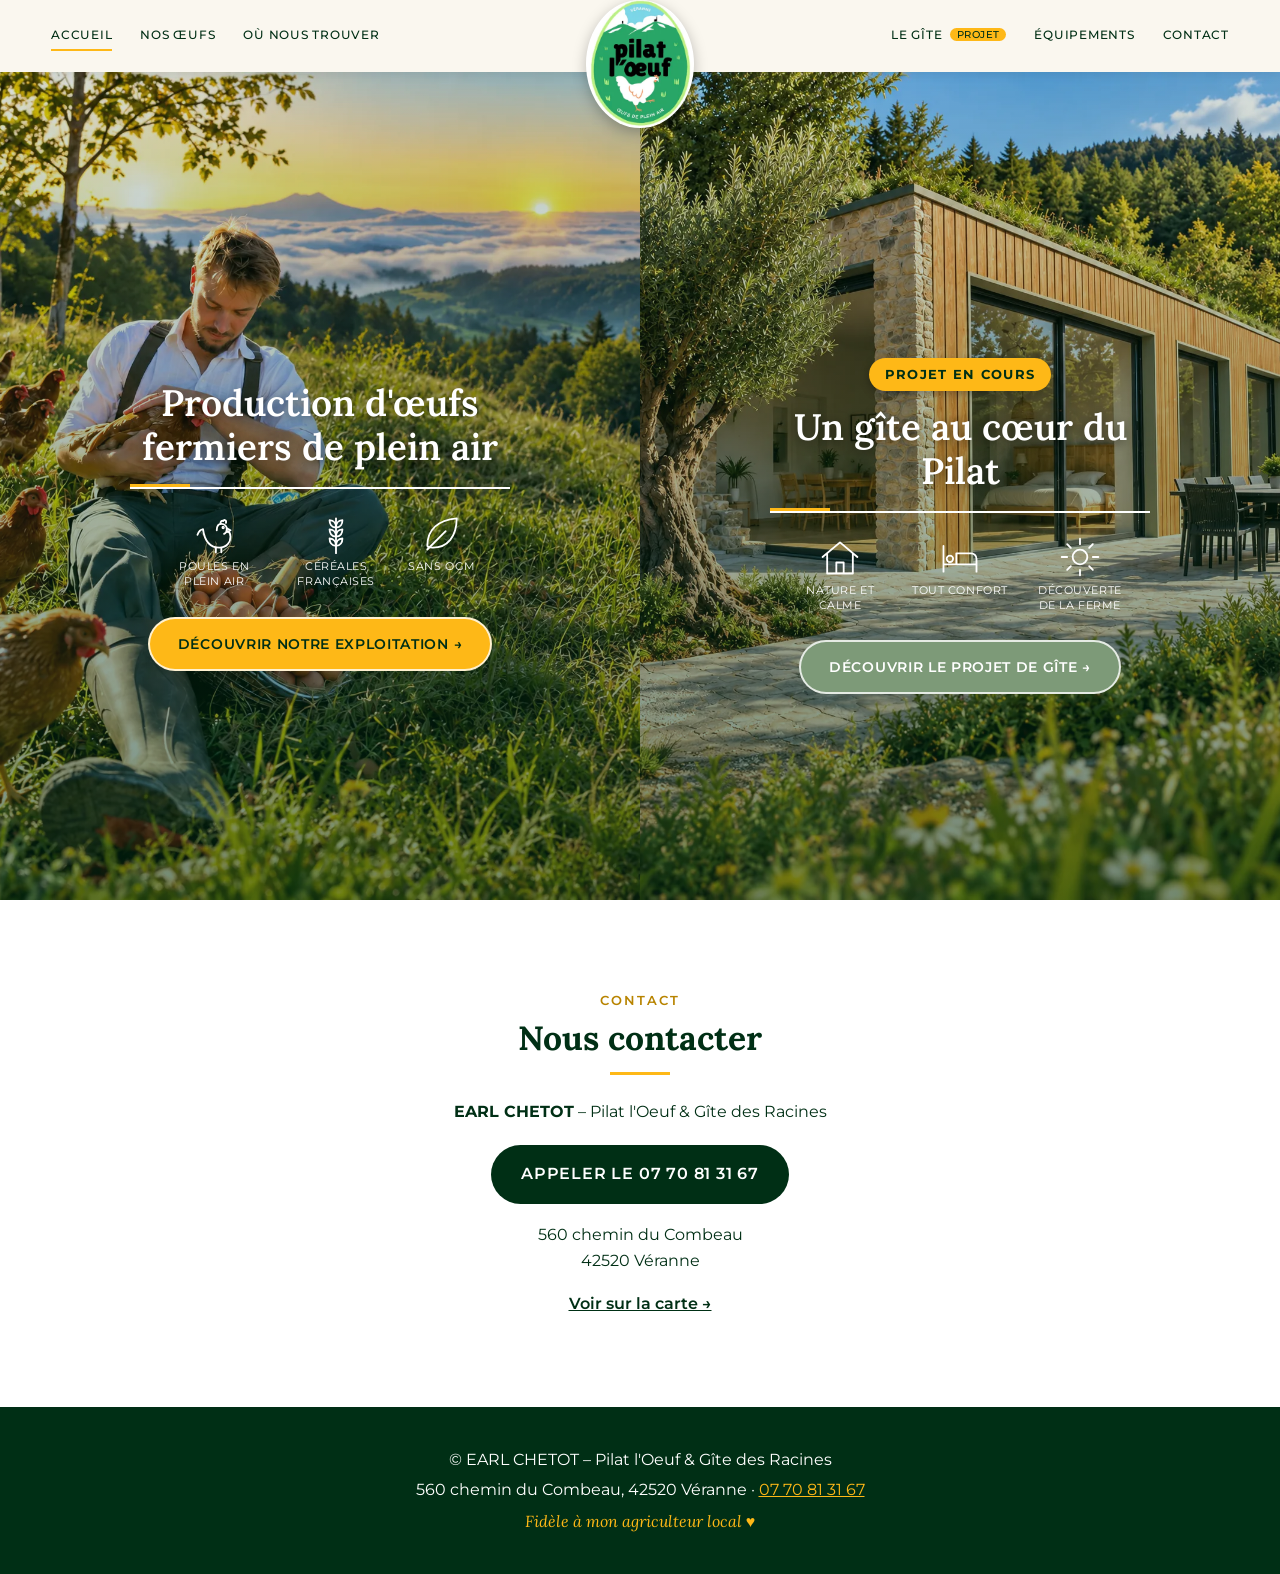
<file: index.html>
<!DOCTYPE html>
<html lang="fr">
<head>
<meta charset="utf-8">
<meta name="viewport" content="width=device-width, initial-scale=1">
<title>Pilat l'Oeuf, œufs fermiers plein air &amp; Gîte des Racines | Véranne (42)</title>
<meta name="description" content="Pilat l'Oeuf : œufs fermiers de poules élevées en plein air, vendus à la ferme à Véranne (Pilat). Gîte des Racines : projet de gîte agritouristique face au Mont Blanc.">
<meta name="author" content="EARL Chetot">
<meta name="robots" content="index, follow, max-image-preview:large">
<meta name="theme-color" content="#002F15">
<link rel="canonical" href="https://rapatatasse.github.io/chetot/">
<link rel="icon" type="image/png" sizes="32x32" href="img/icon-32.png">
<link rel="apple-touch-icon" href="img/icon-180.png">
<meta property="og:type" content="website">
<meta property="og:locale" content="fr_FR">
<meta property="og:site_name" content="Pilat l'Oeuf &amp; Gîte des Racines">
<meta property="og:title" content="Pilat l'Oeuf, œufs fermiers plein air &amp; Gîte des Racines | Véranne (42)">
<meta property="og:description" content="Pilat l'Oeuf : œufs fermiers de poules élevées en plein air, vendus à la ferme à Véranne (Pilat). Gîte des Racines : projet de gîte agritouristique face au Mont Blanc.">
<meta property="og:url" content="https://rapatatasse.github.io/chetot/">
<meta property="og:image" content="https://rapatatasse.github.io/chetot/img/og-image.jpg">
<meta property="og:image:width" content="1200">
<meta property="og:image:height" content="630">
<meta name="twitter:card" content="summary_large_image">
<meta name="twitter:title" content="Pilat l'Oeuf, œufs fermiers plein air &amp; Gîte des Racines | Véranne (42)">
<meta name="twitter:description" content="Pilat l'Oeuf : œufs fermiers de poules élevées en plein air, vendus à la ferme à Véranne (Pilat). Gîte des Racines : projet de gîte agritouristique face au Mont Blanc.">
<meta name="twitter:image" content="https://rapatatasse.github.io/chetot/img/og-image.jpg">
<link rel="preload" as="image" href="img/homepoules-800.webp" media="(max-width:860px)">
<link rel="preload" as="image" href="img/homepoules.webp" media="(min-width:861px)">
<link rel="preconnect" href="https://fonts.googleapis.com">
<link rel="preconnect" href="https://fonts.gstatic.com" crossorigin>
<link href="https://fonts.googleapis.com/css2?family=Lora:wght@400;600&family=Montserrat:wght@400;500;600&display=swap" rel="stylesheet">
<link rel="stylesheet" href="style.css">
<script type="application/ld+json">
{"@context":"https://schema.org","@graph":[{"@type":"WebSite","url":"https://rapatatasse.github.io/chetot/","name":"Pilat l'Oeuf & Gîte des Racines","inLanguage":"fr-FR"},{"@type":"Farm","@id":"https://rapatatasse.github.io/chetot/#elevage","name":"Pilat l'Oeuf","legalName":"EARL CHETOT","url":"https://rapatatasse.github.io/chetot/oeufs.html","image":"https://rapatatasse.github.io/chetot/img/eleveur.webp","logo":"https://rapatatasse.github.io/chetot/img/logo.webp","telephone":"+33770813167","address":{"@type":"PostalAddress","streetAddress":"560 chemin du Combeau","postalCode":"42520","addressLocality":"Véranne","addressRegion":"Loire","addressCountry":"FR"},"description":"Élevage de poules pondeuses en plein air, sans OGM, céréales françaises, label HVE. Vente directe d'œufs à la ferme.","areaServed":"Pilat, Loire (42)","openingHoursSpecification":[{"@type":"OpeningHoursSpecification","dayOfWeek":"Thursday","opens":"15:00","closes":"19:00"}]},{"@type":"LodgingBusiness","@id":"https://rapatatasse.github.io/chetot/#gite","name":"Gîte des Racines (en projet)","url":"https://rapatatasse.github.io/chetot/gite.html","image":"https://rapatatasse.github.io/chetot/img/gite-matin.webp","telephone":"+33770813167","address":{"@type":"PostalAddress","streetAddress":"560 chemin du Combeau","postalCode":"42520","addressLocality":"Véranne","addressRegion":"Loire","addressCountry":"FR"},"description":"Projet de gîte agritouristique semi-enterré face au Mont Blanc, 2 chambres, 4 lits, 8 personnes, dans le Parc naturel régional du Pilat.","numberOfRooms":2,"amenityFeature":[{"@type":"LocationFeatureSpecification","name":"Wi-Fi","value":true},{"@type":"LocationFeatureSpecification","name":"Parking","value":true},{"@type":"LocationFeatureSpecification","name":"Lave-vaisselle","value":true},{"@type":"LocationFeatureSpecification","name":"Lave-linge","value":true},{"@type":"LocationFeatureSpecification","name":"Draps fournis","value":true}],"parentOrganization":{"@id":"https://rapatatasse.github.io/chetot/#elevage"}}]}
</script>
</head>
<body>
<svg width="0" height="0" style="position:absolute" aria-hidden="true"><defs>
<symbol id="i-hen" viewBox="0 0 48 48"><path d="M12 20c2 14 8 20 18 20 8 0 12-6 12-12 0-3-1-5-3-6"/><path d="M27 21c0-4 1-7 5-7s6 3 6 6-1 4-3 5"/><path d="M31 14c0-3 2-4 3-3 1-2 4-1 3 2"/><path d="M38 19l4 2-4 2"/><path d="M26 40v5M32 40v5M12 20c-3 0-5 3-6 6"/><circle cx="34" cy="18" r=".8"/></symbol>
<symbol id="i-wheat" viewBox="0 0 48 48"><path d="M24 46V8"/><path d="M24 18c-5 0-7-4-7-8 5 0 7 4 7 8zM24 18c5 0 7-4 7-8-5 0-7 4-7 8zM24 28c-5 0-7-4-7-8 5 0 7 4 7 8zM24 28c5 0 7-4 7-8-5 0-7 4-7 8zM24 38c-5 0-7-4-7-8 5 0 7 4 7 8zM24 38c5 0 7-4 7-8-5 0-7 4-7 8z"/></symbol>
<symbol id="i-leaf" viewBox="0 0 48 48"><path d="M8 38C8 20 20 10 40 8c0 20-10 32-26 32-3 0-6-1-6-2z"/><path d="M8 42L28 22"/></symbol>
<symbol id="i-house" viewBox="0 0 48 48"><path d="M5 24L24 8l19 16M10 21v21h28V21M20 42V30h8v12"/></symbol>
<symbol id="i-bed" viewBox="0 0 48 48"><path d="M6 40V12M6 32h36v8M42 32v-6a6 6 0 0 0-6-6H20v12"/><circle cx="13" cy="26" r="3.5"/></symbol>
<symbol id="i-sun" viewBox="0 0 48 48"><circle cx="24" cy="24" r="8"/><path d="M24 4v6M24 38v6M4 24h6M38 24h6M10 10l4 4M34 34l4 4M38 10l-4 4M14 34l-4 4"/></symbol>
<symbol id="i-tree" viewBox="0 0 48 48"><path d="M24 45V32M24 4L12 20h6L9 33h30l-9-13h6z"/></symbol>
<symbol id="i-medal" viewBox="0 0 48 48"><circle cx="24" cy="18" r="11"/><path d="M18 28l-4 16 10-5 10 5-4-16"/><path d="M24 12l2 4 4 .5-3 3 .8 4-3.8-2-3.8 2 .8-4-3-3 4-.5z"/></symbol>
<symbol id="i-barn" viewBox="0 0 48 48"><path d="M5 20L24 6l19 14v22H5zM15 42V28h18v14M15 28l18 14M33 28L15 42"/></symbol>
<symbol id="i-people" viewBox="0 0 48 48"><circle cx="16" cy="15" r="6"/><circle cx="33" cy="17" r="5"/><path d="M4 42c0-9 5-14 12-14s12 5 12 14M30 29c6-1 14 2 14 12"/></symbol>
<symbol id="i-wifi" viewBox="0 0 48 48"><path d="M5 18a28 28 0 0 1 38 0M11 26a19 19 0 0 1 26 0M17 33a10 10 0 0 1 14 0"/><circle cx="24" cy="40" r="2"/></symbol>
<symbol id="i-cup" viewBox="0 0 48 48"><path d="M7 20h27v10a10 10 0 0 1-10 10h-7A10 10 0 0 1 7 30zM34 22h3a5 5 0 0 1 0 10h-4M13 8c0 3 3 3 3 7M21 8c0 3 3 3 3 7M5 44h31"/></symbol>
<symbol id="i-mountain" viewBox="0 0 48 48"><path d="M3 41L18 13l9 16 5-8 13 20zM14 21l4 4 4-3"/><circle cx="38" cy="10" r="3"/></symbol>
</defs></svg>

<header class="topbar">
  <nav class="nav-left" aria-label="Menu élevage">
    <a href="index.html" aria-current="page">Accueil</a>
    <a href="oeufs.html">Nos œufs</a>
    <a href="oeufs.html#vente">Où nous trouver</a>
  </nav>
  <a class="logo" href="index.html" aria-label="Accueil - Pilat l'Oeuf"><img src="img/logo.webp" width="300" height="356" alt="Logo Pilat l'Oeuf - EARL Chetot" fetchpriority="high"></a>
  <nav class="nav-right" aria-label="Menu gîte">
    <a href="gite.html">Le gîte <em class="soon">projet</em></a>
    <a href="gite.html#equipements">Équipements</a>
    <a href="#contact">Contact</a>
  </nav>
  <button class="burger" aria-label="Ouvrir le menu" onclick="document.body.classList.toggle('menu-open')"><span></span><span></span><span></span></button>
</header>

<nav class="mobile-menu" aria-label="Menu mobile" onclick="document.body.classList.remove('menu-open')">
  <a href="index.html">Accueil</a>
  <a href="oeufs.html">Nos œufs</a>
  <a href="oeufs.html#vente">Où nous trouver</a>
  <a href="gite.html">Le gîte (en projet)</a>
  <a href="gite.html#equipements">Équipements</a>
  <a href="#contact">Contact</a>
</nav>

<main id="top">
  <section class="hero" aria-label="Nos deux activités">
    <h1 class="sr-only">Pilat l'Oeuf : œufs fermiers de plein air et Gîte des Racines à Véranne, dans le Pilat</h1>
    <div class="half poules">
      <div class="half-inner">
        <h2 class="hero-title">Production d'œufs fermiers de plein air</h2>
        <ul class="picto">
          <li><svg class="ico" viewBox="0 0 48 48" aria-hidden="true"><use href="#i-hen"/></svg><span>Poules en plein air</span></li>
          <li><svg class="ico" viewBox="0 0 48 48" aria-hidden="true"><use href="#i-wheat"/></svg><span>Céréales françaises</span></li>
          <li><svg class="ico" viewBox="0 0 48 48" aria-hidden="true"><use href="#i-leaf"/></svg><span>Sans OGM</span></li>
        </ul>
        <a class="btn btn-gold" href="oeufs.html">Découvrir notre exploitation →</a>
      </div>
    </div>
    <div class="half gite">
      <div class="half-inner">
        <p class="badge">Projet en cours</p>
        <h2 class="hero-title">Un gîte au cœur du Pilat</h2>
        <ul class="picto">
          <li><svg class="ico" viewBox="0 0 48 48" aria-hidden="true"><use href="#i-house"/></svg><span>Nature et calme</span></li>
          <li><svg class="ico" viewBox="0 0 48 48" aria-hidden="true"><use href="#i-bed"/></svg><span>Tout confort</span></li>
          <li><svg class="ico" viewBox="0 0 48 48" aria-hidden="true"><use href="#i-sun"/></svg><span>Découverte de la ferme</span></li>
        </ul>
        <a class="btn btn-green" href="gite.html">Découvrir le projet de gîte →</a>
      </div>
    </div>
  </section>

  <section id="contact" class="section">
    <div class="wrap center">
      <p class="eyebrow">Contact</p>
      <h2>Nous contacter</h2>
      <p><strong>EARL CHETOT</strong> – Pilat l'Oeuf &amp; Gîte des Racines</p>
      <address class="contact-card">
        <a class="btn btn-green" href="tel:+33770813167">Appeler le 07 70 81 31 67</a>
        <p>560 chemin du Combeau<br>42520 Véranne</p>
        <a class="maplink" href="https://www.google.com/maps/search/?api=1&query=560+chemin+du+Combeau+42520+V%C3%A9ranne" target="_blank" rel="noopener">Voir sur la carte →</a>
      </address>
    </div>
  </section>
</main>

<footer>
  <p>© EARL CHETOT – Pilat l'Oeuf &amp; Gîte des Racines</p>
  <p>560 chemin du Combeau, 42520 Véranne · <a href="tel:+33770813167">07 70 81 31 67</a></p>
  <p class="tag">Fidèle à mon agriculteur local ♥</p>
</footer>

</body>
</html>
</file>
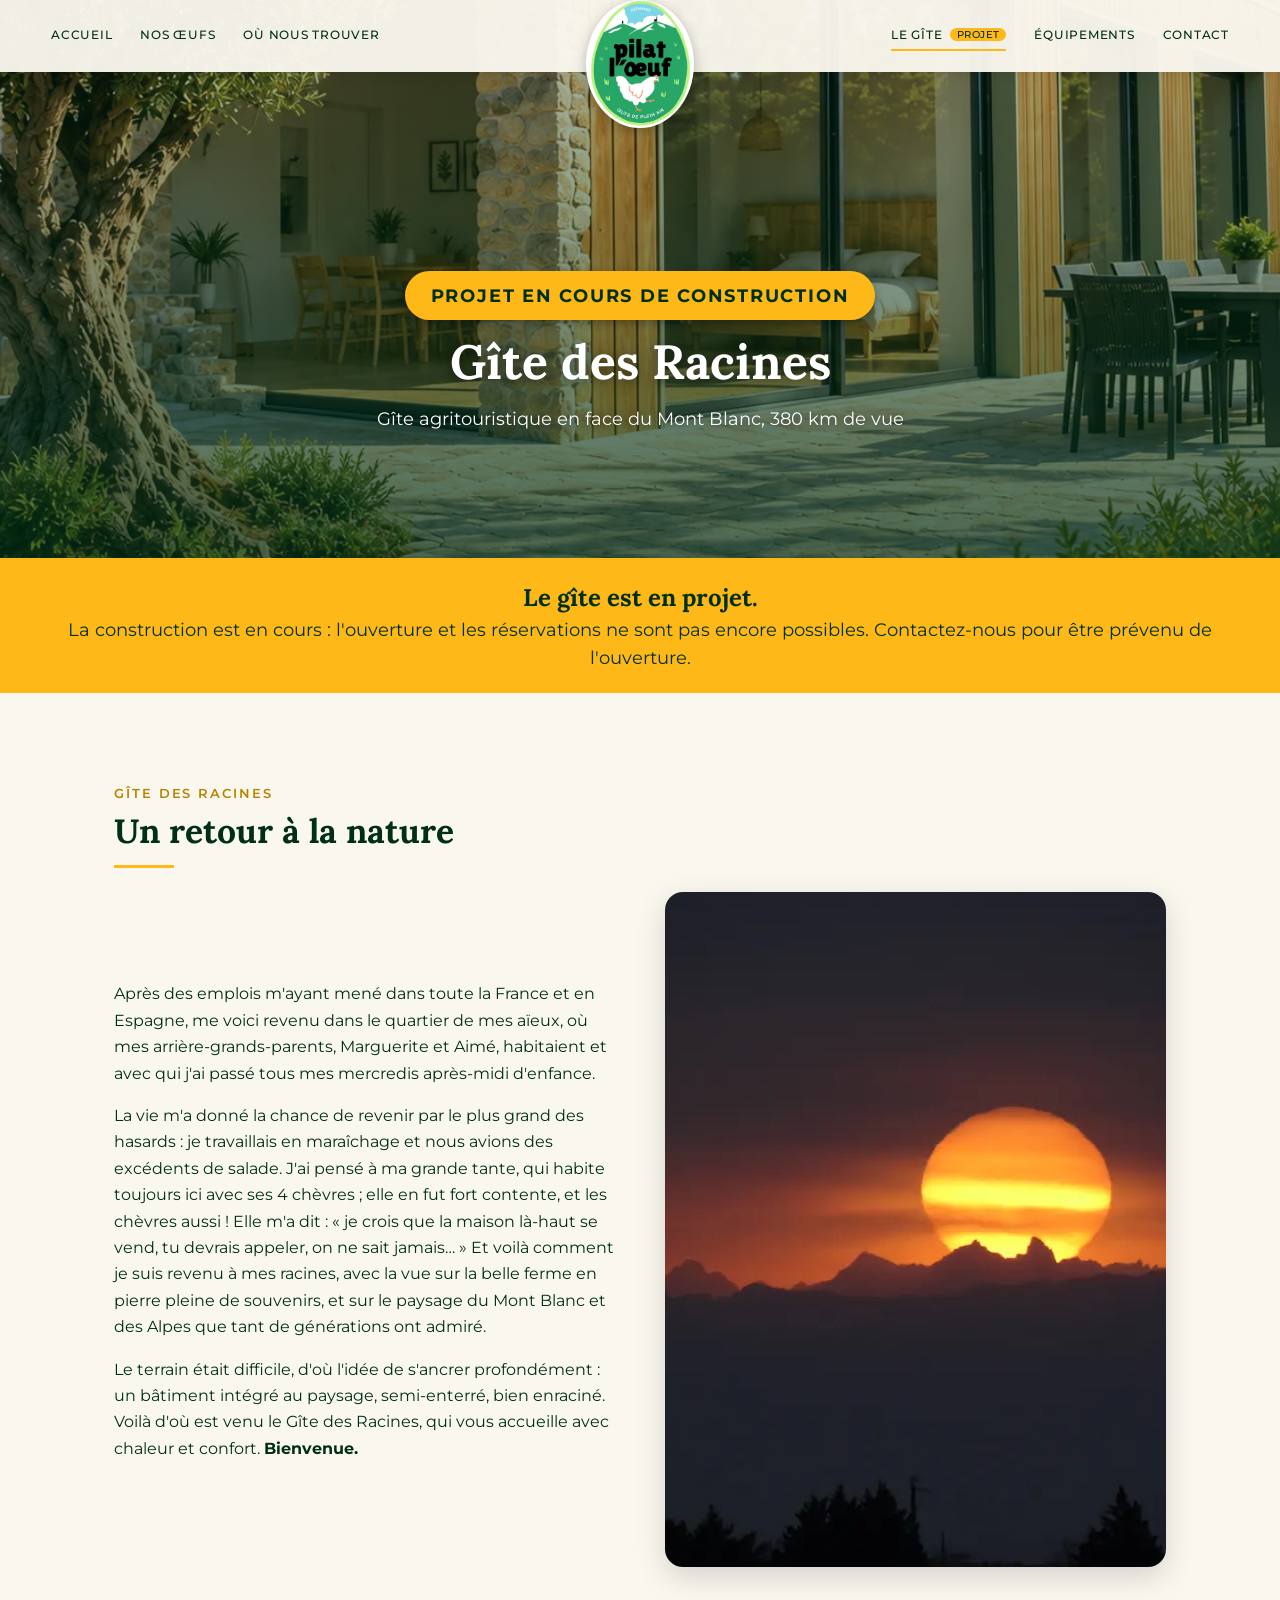
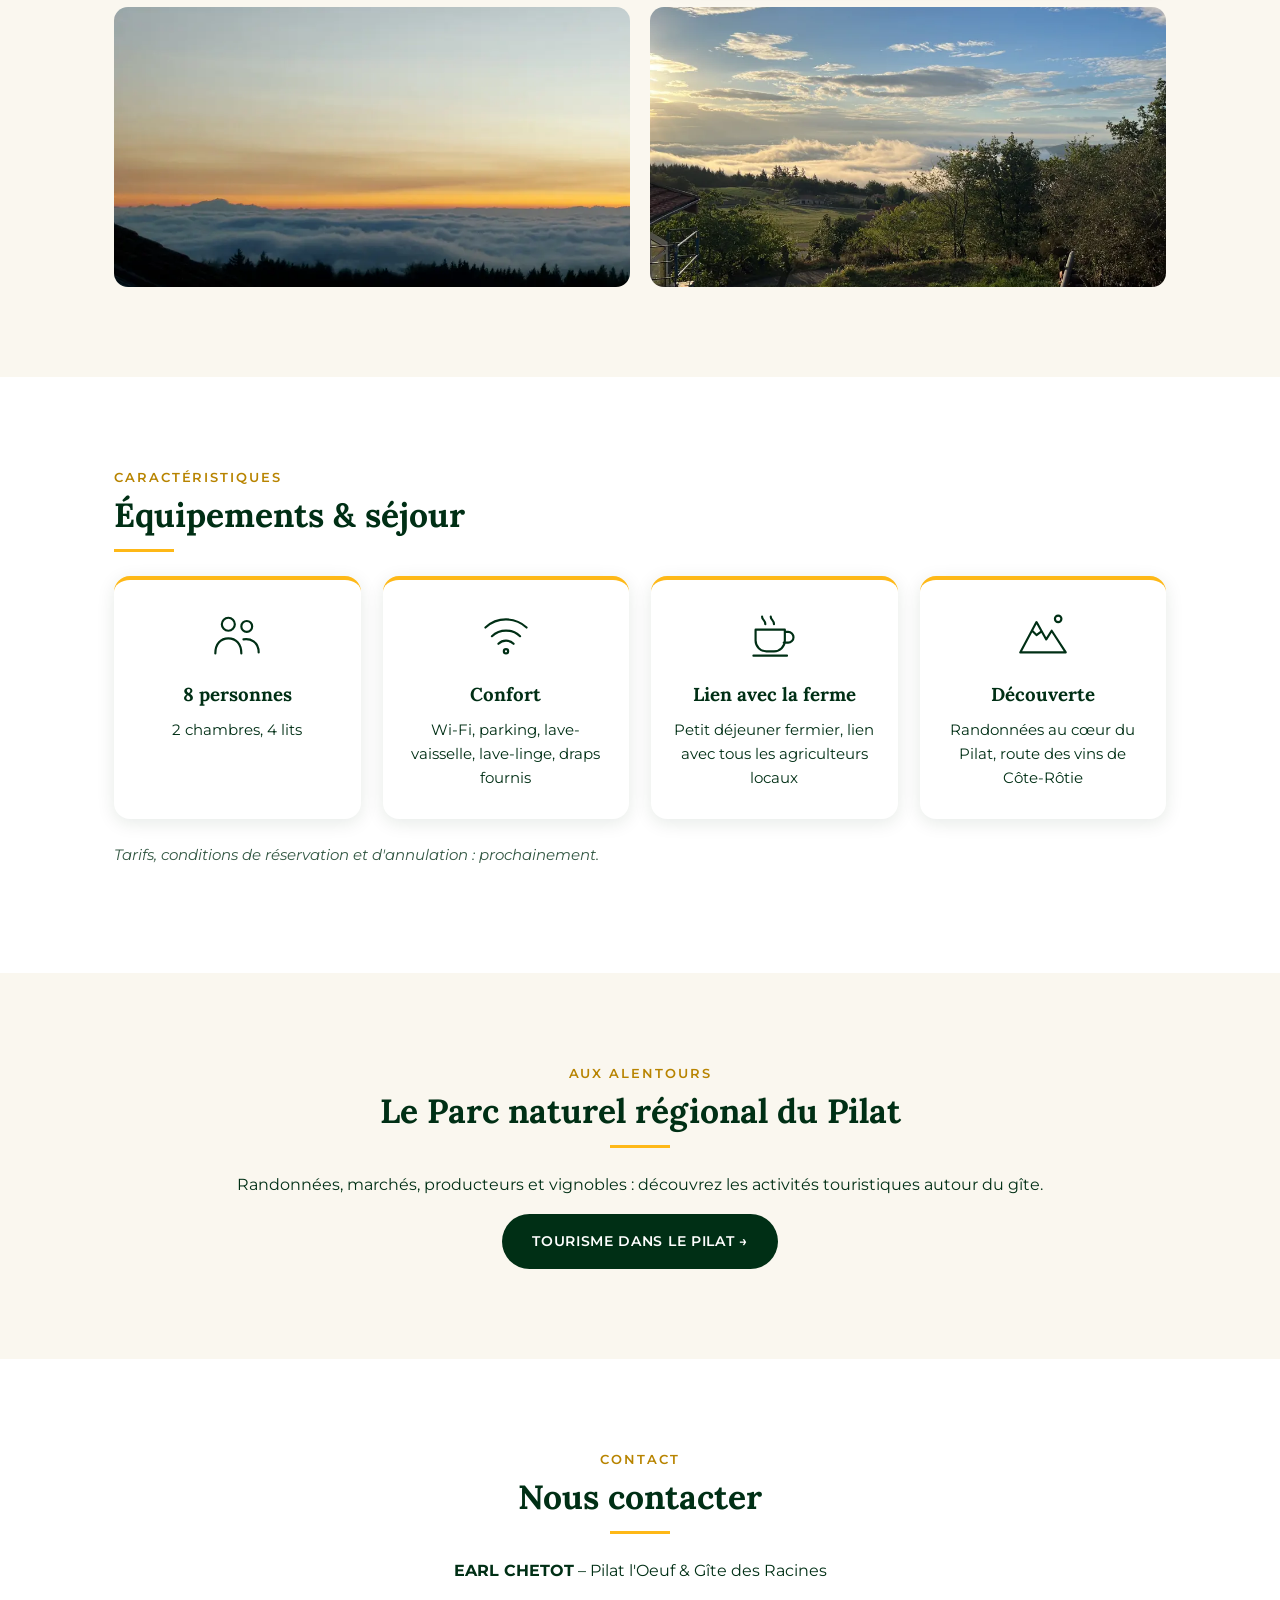
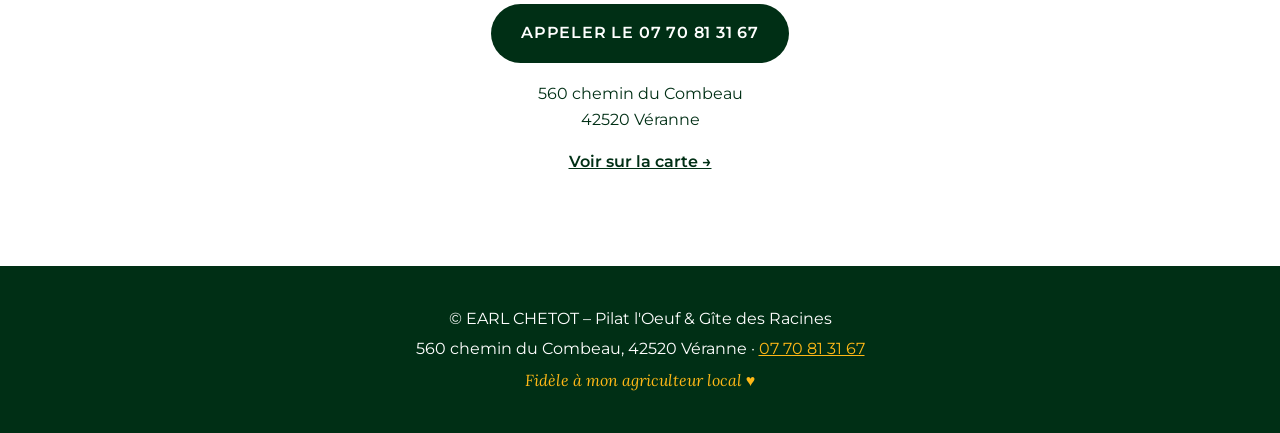
<file: gite.html>
<!DOCTYPE html>
<html lang="fr">
<head>
<meta charset="utf-8">
<meta name="viewport" content="width=device-width, initial-scale=1">
<title>Gîte des Racines (en projet) | Gîte agritouristique à Véranne, Pilat</title>
<meta name="description" content="Gîte des Racines : projet de gîte agritouristique semi-enterré face au Mont Blanc, à Véranne (Pilat). 8 personnes, 2 chambres. Ouverture prochainement.">
<meta name="author" content="EARL Chetot">
<meta name="robots" content="index, follow, max-image-preview:large">
<meta name="theme-color" content="#002F15">
<link rel="canonical" href="https://rapatatasse.github.io/chetot/gite.html">
<link rel="icon" type="image/png" sizes="32x32" href="img/icon-32.png">
<link rel="apple-touch-icon" href="img/icon-180.png">
<meta property="og:type" content="website">
<meta property="og:locale" content="fr_FR">
<meta property="og:site_name" content="Pilat l'Oeuf &amp; Gîte des Racines">
<meta property="og:title" content="Gîte des Racines (en projet) | Gîte agritouristique à Véranne, Pilat">
<meta property="og:description" content="Gîte des Racines : projet de gîte agritouristique semi-enterré face au Mont Blanc, à Véranne (Pilat). 8 personnes, 2 chambres. Ouverture prochainement.">
<meta property="og:url" content="https://rapatatasse.github.io/chetot/gite.html">
<meta property="og:image" content="https://rapatatasse.github.io/chetot/img/og-image.jpg">
<meta property="og:image:width" content="1200">
<meta property="og:image:height" content="630">
<meta name="twitter:card" content="summary_large_image">
<meta name="twitter:title" content="Gîte des Racines (en projet) | Gîte agritouristique à Véranne, Pilat">
<meta name="twitter:description" content="Gîte des Racines : projet de gîte agritouristique semi-enterré face au Mont Blanc, à Véranne (Pilat). 8 personnes, 2 chambres. Ouverture prochainement.">
<meta name="twitter:image" content="https://rapatatasse.github.io/chetot/img/og-image.jpg">
<link rel="preload" as="image" href="img/homegite-800.webp" media="(max-width:860px)">
<link rel="preload" as="image" href="img/homegite.webp" media="(min-width:861px)">
<link rel="preconnect" href="https://fonts.googleapis.com">
<link rel="preconnect" href="https://fonts.gstatic.com" crossorigin>
<link href="https://fonts.googleapis.com/css2?family=Lora:wght@400;600&family=Montserrat:wght@400;500;600&display=swap" rel="stylesheet">
<link rel="stylesheet" href="style.css">
<script type="application/ld+json">
{"@context":"https://schema.org","@graph":[{"@type":"LodgingBusiness","@id":"https://rapatatasse.github.io/chetot/#gite","name":"Gîte des Racines (en projet)","url":"https://rapatatasse.github.io/chetot/gite.html","image":"https://rapatatasse.github.io/chetot/img/gite-matin.webp","telephone":"+33770813167","address":{"@type":"PostalAddress","streetAddress":"560 chemin du Combeau","postalCode":"42520","addressLocality":"Véranne","addressRegion":"Loire","addressCountry":"FR"},"description":"Projet de gîte agritouristique semi-enterré face au Mont Blanc, 2 chambres, 4 lits, 8 personnes, dans le Parc naturel régional du Pilat.","numberOfRooms":2,"amenityFeature":[{"@type":"LocationFeatureSpecification","name":"Wi-Fi","value":true},{"@type":"LocationFeatureSpecification","name":"Parking","value":true},{"@type":"LocationFeatureSpecification","name":"Lave-vaisselle","value":true},{"@type":"LocationFeatureSpecification","name":"Lave-linge","value":true},{"@type":"LocationFeatureSpecification","name":"Draps fournis","value":true}],"parentOrganization":{"@id":"https://rapatatasse.github.io/chetot/#elevage"}},{"@type":"BreadcrumbList","itemListElement":[{"@type":"ListItem","position":1,"name":"Accueil","item":"https://rapatatasse.github.io/chetot/"},{"@type":"ListItem","position":2,"name":"Le gîte","item":"https://rapatatasse.github.io/chetot/gite.html"}]}]}
</script>
</head>
<body>
<svg width="0" height="0" style="position:absolute" aria-hidden="true"><defs>
<symbol id="i-hen" viewBox="0 0 48 48"><path d="M12 20c2 14 8 20 18 20 8 0 12-6 12-12 0-3-1-5-3-6"/><path d="M27 21c0-4 1-7 5-7s6 3 6 6-1 4-3 5"/><path d="M31 14c0-3 2-4 3-3 1-2 4-1 3 2"/><path d="M38 19l4 2-4 2"/><path d="M26 40v5M32 40v5M12 20c-3 0-5 3-6 6"/><circle cx="34" cy="18" r=".8"/></symbol>
<symbol id="i-wheat" viewBox="0 0 48 48"><path d="M24 46V8"/><path d="M24 18c-5 0-7-4-7-8 5 0 7 4 7 8zM24 18c5 0 7-4 7-8-5 0-7 4-7 8zM24 28c-5 0-7-4-7-8 5 0 7 4 7 8zM24 28c5 0 7-4 7-8-5 0-7 4-7 8zM24 38c-5 0-7-4-7-8 5 0 7 4 7 8zM24 38c5 0 7-4 7-8-5 0-7 4-7 8z"/></symbol>
<symbol id="i-leaf" viewBox="0 0 48 48"><path d="M8 38C8 20 20 10 40 8c0 20-10 32-26 32-3 0-6-1-6-2z"/><path d="M8 42L28 22"/></symbol>
<symbol id="i-house" viewBox="0 0 48 48"><path d="M5 24L24 8l19 16M10 21v21h28V21M20 42V30h8v12"/></symbol>
<symbol id="i-bed" viewBox="0 0 48 48"><path d="M6 40V12M6 32h36v8M42 32v-6a6 6 0 0 0-6-6H20v12"/><circle cx="13" cy="26" r="3.5"/></symbol>
<symbol id="i-sun" viewBox="0 0 48 48"><circle cx="24" cy="24" r="8"/><path d="M24 4v6M24 38v6M4 24h6M38 24h6M10 10l4 4M34 34l4 4M38 10l-4 4M14 34l-4 4"/></symbol>
<symbol id="i-tree" viewBox="0 0 48 48"><path d="M24 45V32M24 4L12 20h6L9 33h30l-9-13h6z"/></symbol>
<symbol id="i-medal" viewBox="0 0 48 48"><circle cx="24" cy="18" r="11"/><path d="M18 28l-4 16 10-5 10 5-4-16"/><path d="M24 12l2 4 4 .5-3 3 .8 4-3.8-2-3.8 2 .8-4-3-3 4-.5z"/></symbol>
<symbol id="i-barn" viewBox="0 0 48 48"><path d="M5 20L24 6l19 14v22H5zM15 42V28h18v14M15 28l18 14M33 28L15 42"/></symbol>
<symbol id="i-people" viewBox="0 0 48 48"><circle cx="16" cy="15" r="6"/><circle cx="33" cy="17" r="5"/><path d="M4 42c0-9 5-14 12-14s12 5 12 14M30 29c6-1 14 2 14 12"/></symbol>
<symbol id="i-wifi" viewBox="0 0 48 48"><path d="M5 18a28 28 0 0 1 38 0M11 26a19 19 0 0 1 26 0M17 33a10 10 0 0 1 14 0"/><circle cx="24" cy="40" r="2"/></symbol>
<symbol id="i-cup" viewBox="0 0 48 48"><path d="M7 20h27v10a10 10 0 0 1-10 10h-7A10 10 0 0 1 7 30zM34 22h3a5 5 0 0 1 0 10h-4M13 8c0 3 3 3 3 7M21 8c0 3 3 3 3 7M5 44h31"/></symbol>
<symbol id="i-mountain" viewBox="0 0 48 48"><path d="M3 41L18 13l9 16 5-8 13 20zM14 21l4 4 4-3"/><circle cx="38" cy="10" r="3"/></symbol>
</defs></svg>

<header class="topbar">
  <nav class="nav-left" aria-label="Menu élevage">
    <a href="index.html">Accueil</a>
    <a href="oeufs.html">Nos œufs</a>
    <a href="oeufs.html#vente">Où nous trouver</a>
  </nav>
  <a class="logo" href="index.html" aria-label="Accueil - Pilat l'Oeuf"><img src="img/logo.webp" width="300" height="356" alt="Logo Pilat l'Oeuf - EARL Chetot" fetchpriority="high"></a>
  <nav class="nav-right" aria-label="Menu gîte">
    <a href="gite.html" aria-current="page">Le gîte <em class="soon">projet</em></a>
    <a href="gite.html#equipements">Équipements</a>
    <a href="#contact">Contact</a>
  </nav>
  <button class="burger" aria-label="Ouvrir le menu" onclick="document.body.classList.toggle('menu-open')"><span></span><span></span><span></span></button>
</header>

<nav class="mobile-menu" aria-label="Menu mobile" onclick="document.body.classList.remove('menu-open')">
  <a href="index.html">Accueil</a>
  <a href="oeufs.html">Nos œufs</a>
  <a href="oeufs.html#vente">Où nous trouver</a>
  <a href="gite.html">Le gîte (en projet)</a>
  <a href="gite.html#equipements">Équipements</a>
  <a href="#contact">Contact</a>
</nav>

<main id="top">
  <section class="page-hero gite" aria-label="Présentation">
    <div class="page-hero-inner">
      <p class="badge badge-xl">Projet en cours de construction</p>
      <h1>Gîte des Racines</h1>
      <p>Gîte agritouristique en face du Mont Blanc, 380 km de vue</p>
    </div>
  </section>
  <aside class="project-banner" role="note">
    <strong>Le gîte est en projet.</strong> La construction est en cours : l'ouverture et les réservations ne sont pas encore possibles. Contactez-nous pour être prévenu de l'ouverture.
  </aside>

  <section id="gite" class="section alt">
    <div class="wrap">
      <p class="eyebrow">Gîte des Racines</p>
      <h2>Un retour à la nature</h2>
      <div class="two">
        <div>
          <p>Après des emplois m'ayant mené dans toute la France et en Espagne, me voici revenu dans le quartier de mes aïeux, où mes arrière-grands-parents, Marguerite et Aimé, habitaient et avec qui j'ai passé tous mes mercredis après-midi d'enfance.</p>
          <p>La vie m'a donné la chance de revenir par le plus grand des hasards : je travaillais en maraîchage et nous avions des excédents de salade. J'ai pensé à ma grande tante, qui habite toujours ici avec ses 4 chèvres ; elle en fut fort contente, et les chèvres aussi ! Elle m'a dit : « je crois que la maison là-haut se vend, tu devrais appeler, on ne sait jamais… » Et voilà comment je suis revenu à mes racines, avec la vue sur la belle ferme en pierre pleine de souvenirs, et sur le paysage du Mont Blanc et des Alpes que tant de générations ont admiré.</p>
          <p>Le terrain était difficile, d'où l'idée de s'ancrer profondément : un bâtiment intégré au paysage, semi-enterré, bien enraciné. Voilà d'où est venu le Gîte des Racines, qui vous accueille avec chaleur et confort. <strong>Bienvenue.</strong></p>
          
        </div>
        <img class="rounded" src="img/gite-matin.webp" srcset="img/gite-matin-500.webp 500w, img/gite-matin.webp 900w" sizes="(max-width:860px) 100vw, 530px" width="900" height="675" alt="Vue du gîte au matin" loading="lazy" decoding="async">
      </div>
      <div class="gallery">
        <img src="img/gite-vue-1.webp" srcset="img/gite-vue-1-500.webp 500w, img/gite-vue-1.webp 900w" sizes="(max-width:860px) 100vw, 530px" width="900" height="661" alt="Vue depuis le gîte" loading="lazy" decoding="async">
        <img src="img/gite-vue-3.webp" srcset="img/gite-vue-3-500.webp 500w, img/gite-vue-3.webp 900w" sizes="(max-width:860px) 100vw, 530px" width="900" height="506" alt="Vue depuis le gîte" loading="lazy" decoding="async">
      </div>
    </div>
  </section>
  <section id="equipements" class="section">
    <div class="wrap">
      <p class="eyebrow">Caractéristiques</p>
      <h2>Équipements &amp; séjour</h2>
      <div class="cards">
        <article><svg class="ico" viewBox="0 0 48 48" aria-hidden="true"><use href="#i-people"/></svg><h3>8 personnes</h3><p>2 chambres, 4 lits</p></article>
        <article><svg class="ico" viewBox="0 0 48 48" aria-hidden="true"><use href="#i-wifi"/></svg><h3>Confort</h3><p>Wi-Fi, parking, lave-vaisselle, lave-linge, draps fournis</p></article>
        <article><svg class="ico" viewBox="0 0 48 48" aria-hidden="true"><use href="#i-cup"/></svg><h3>Lien avec la ferme</h3><p>Petit déjeuner fermier, lien avec tous les agriculteurs locaux</p></article>
        <article><svg class="ico" viewBox="0 0 48 48" aria-hidden="true"><use href="#i-mountain"/></svg><h3>Découverte</h3><p>Randonnées au cœur du Pilat, route des vins de Côte-Rôtie</p></article>
      </div>
      <p class="note">Tarifs, conditions de réservation et d'annulation : prochainement.</p>
    </div>
  </section>
  <section id="alentours" class="section alt">
    <div class="wrap center">
      <p class="eyebrow">Aux alentours</p>
      <h2>Le Parc naturel régional du Pilat</h2>
      <p>Randonnées, marchés, producteurs et vignobles : découvrez les activités touristiques autour du gîte.</p>
      <a class="btn btn-green" href="https://www.parc-naturel-pilat.fr/thematique/nos-actions/tourisme/" target="_blank" rel="noopener">Tourisme dans le Pilat →</a>
    </div>
  </section>
  <section id="contact" class="section">
    <div class="wrap center">
      <p class="eyebrow">Contact</p>
      <h2>Nous contacter</h2>
      <p><strong>EARL CHETOT</strong> – Pilat l'Oeuf &amp; Gîte des Racines</p>
      <address class="contact-card">
        <a class="btn btn-green" href="tel:+33770813167">Appeler le 07 70 81 31 67</a>
        <p>560 chemin du Combeau<br>42520 Véranne</p>
        <a class="maplink" href="https://www.google.com/maps/search/?api=1&query=560+chemin+du+Combeau+42520+V%C3%A9ranne" target="_blank" rel="noopener">Voir sur la carte →</a>
      </address>
    </div>
  </section>
</main>

<footer>
  <p>© EARL CHETOT – Pilat l'Oeuf &amp; Gîte des Racines</p>
  <p>560 chemin du Combeau, 42520 Véranne · <a href="tel:+33770813167">07 70 81 31 67</a></p>
  <p class="tag">Fidèle à mon agriculteur local ♥</p>
</footer>

</body>
</html>
</file>
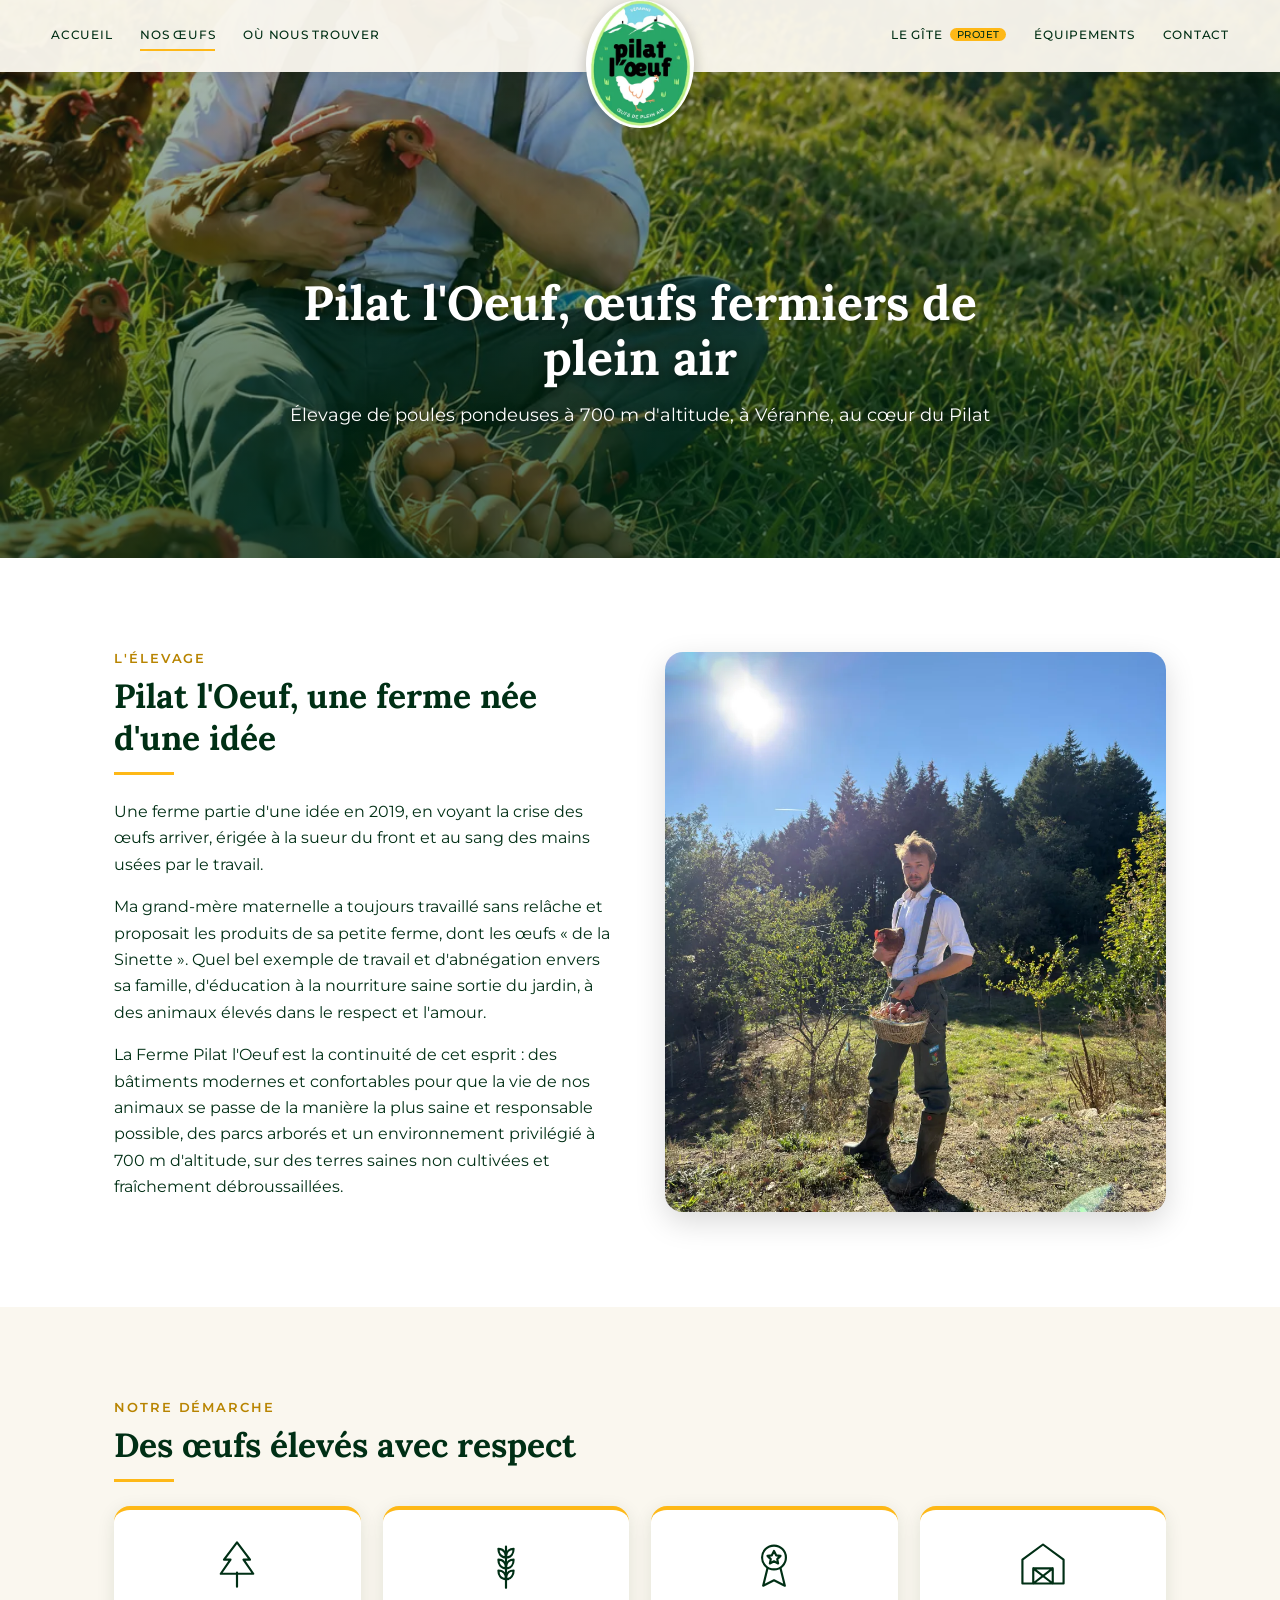
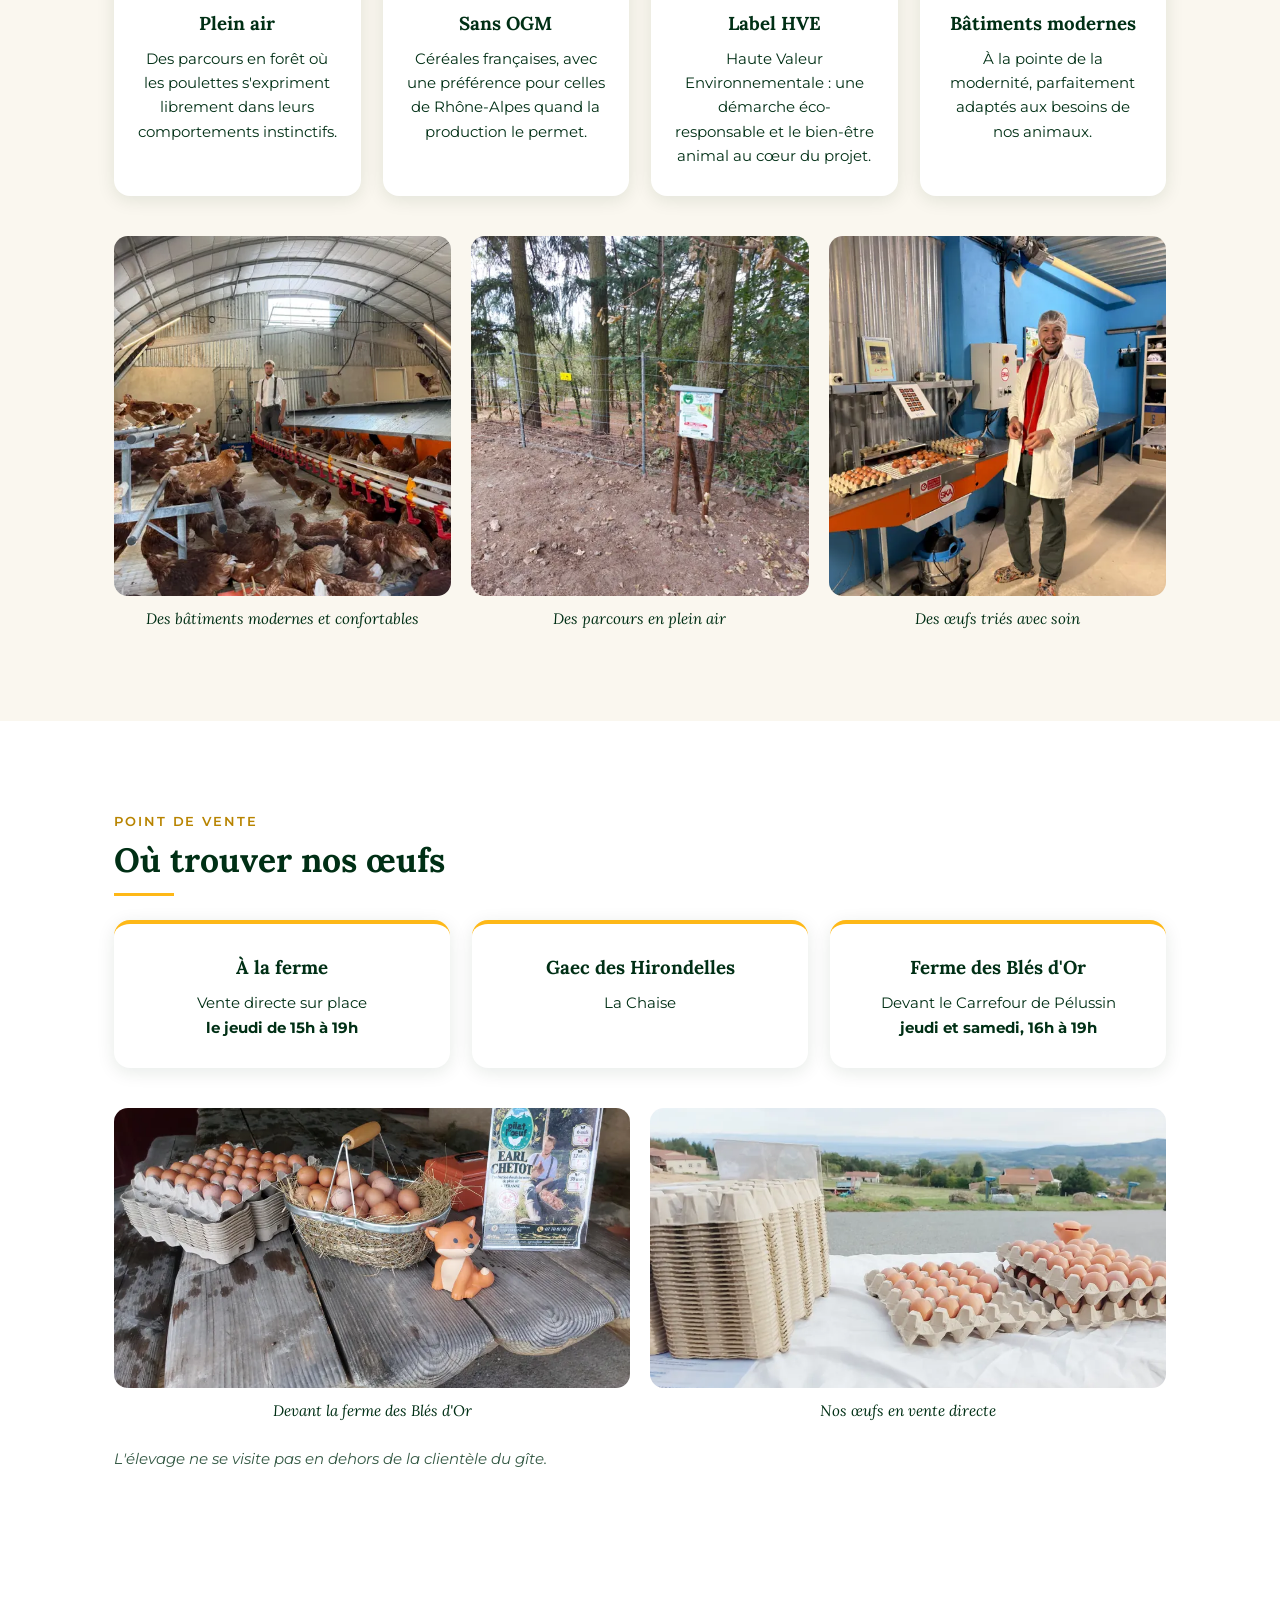
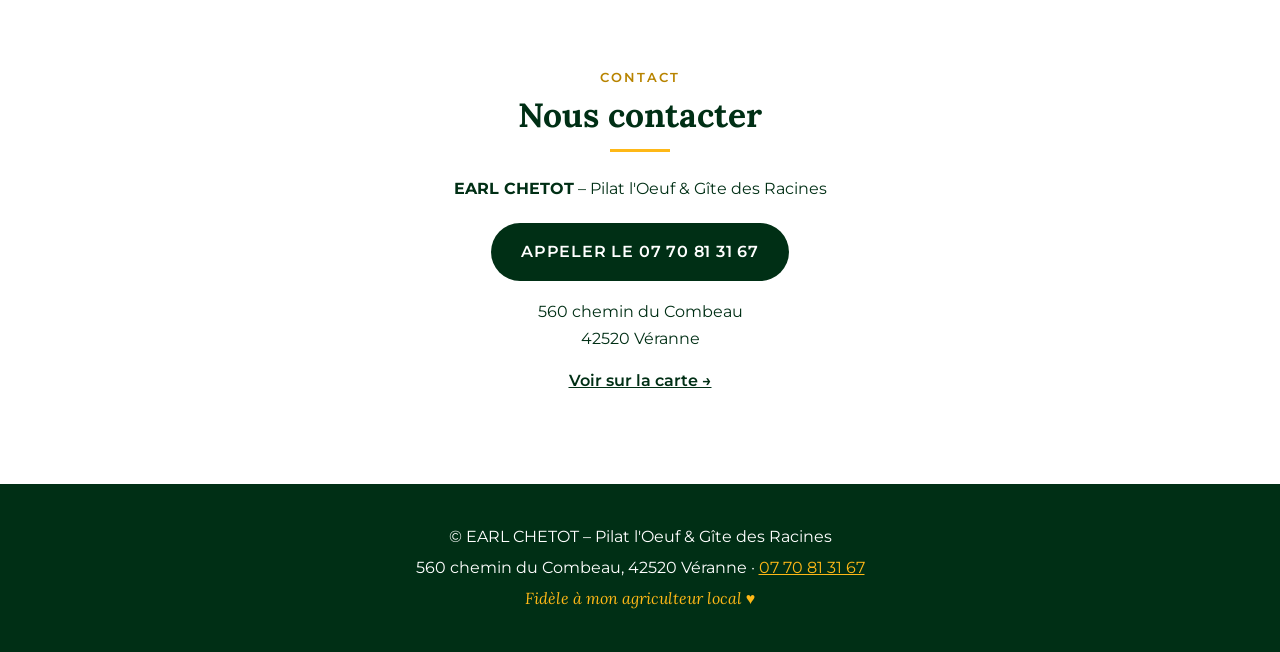
<file: oeufs.html>
<!DOCTYPE html>
<html lang="fr">
<head>
<meta charset="utf-8">
<meta name="viewport" content="width=device-width, initial-scale=1">
<title>Œufs fermiers plein air à Véranne | Pilat l'Oeuf</title>
<meta name="description" content="Pilat l'Oeuf, élevage de poules pondeuses en plein air, sans OGM, label HVE, à Véranne (Pilat). Vente directe à la ferme le jeudi de 15h à 19h.">
<meta name="author" content="EARL Chetot">
<meta name="robots" content="index, follow, max-image-preview:large">
<meta name="theme-color" content="#002F15">
<link rel="canonical" href="https://rapatatasse.github.io/chetot/oeufs.html">
<link rel="icon" type="image/png" sizes="32x32" href="img/icon-32.png">
<link rel="apple-touch-icon" href="img/icon-180.png">
<meta property="og:type" content="website">
<meta property="og:locale" content="fr_FR">
<meta property="og:site_name" content="Pilat l'Oeuf &amp; Gîte des Racines">
<meta property="og:title" content="Œufs fermiers plein air à Véranne | Pilat l'Oeuf">
<meta property="og:description" content="Pilat l'Oeuf, élevage de poules pondeuses en plein air, sans OGM, label HVE, à Véranne (Pilat). Vente directe à la ferme le jeudi de 15h à 19h.">
<meta property="og:url" content="https://rapatatasse.github.io/chetot/oeufs.html">
<meta property="og:image" content="https://rapatatasse.github.io/chetot/img/og-image.jpg">
<meta property="og:image:width" content="1200">
<meta property="og:image:height" content="630">
<meta name="twitter:card" content="summary_large_image">
<meta name="twitter:title" content="Œufs fermiers plein air à Véranne | Pilat l'Oeuf">
<meta name="twitter:description" content="Pilat l'Oeuf, élevage de poules pondeuses en plein air, sans OGM, label HVE, à Véranne (Pilat). Vente directe à la ferme le jeudi de 15h à 19h.">
<meta name="twitter:image" content="https://rapatatasse.github.io/chetot/img/og-image.jpg">
<link rel="preload" as="image" href="img/homepoules-800.webp" media="(max-width:860px)">
<link rel="preload" as="image" href="img/homepoules.webp" media="(min-width:861px)">
<link rel="preconnect" href="https://fonts.googleapis.com">
<link rel="preconnect" href="https://fonts.gstatic.com" crossorigin>
<link href="https://fonts.googleapis.com/css2?family=Lora:wght@400;600&family=Montserrat:wght@400;500;600&display=swap" rel="stylesheet">
<link rel="stylesheet" href="style.css">
<script type="application/ld+json">
{"@context":"https://schema.org","@graph":[{"@type":"Farm","@id":"https://rapatatasse.github.io/chetot/#elevage","name":"Pilat l'Oeuf","legalName":"EARL CHETOT","url":"https://rapatatasse.github.io/chetot/oeufs.html","image":"https://rapatatasse.github.io/chetot/img/eleveur.webp","logo":"https://rapatatasse.github.io/chetot/img/logo.webp","telephone":"+33770813167","address":{"@type":"PostalAddress","streetAddress":"560 chemin du Combeau","postalCode":"42520","addressLocality":"Véranne","addressRegion":"Loire","addressCountry":"FR"},"description":"Élevage de poules pondeuses en plein air, sans OGM, céréales françaises, label HVE. Vente directe d'œufs à la ferme.","areaServed":"Pilat, Loire (42)","openingHoursSpecification":[{"@type":"OpeningHoursSpecification","dayOfWeek":"Thursday","opens":"15:00","closes":"19:00"}]},{"@type":"BreadcrumbList","itemListElement":[{"@type":"ListItem","position":1,"name":"Accueil","item":"https://rapatatasse.github.io/chetot/"},{"@type":"ListItem","position":2,"name":"Nos œufs","item":"https://rapatatasse.github.io/chetot/oeufs.html"}]}]}
</script>
</head>
<body>
<svg width="0" height="0" style="position:absolute" aria-hidden="true"><defs>
<symbol id="i-hen" viewBox="0 0 48 48"><path d="M12 20c2 14 8 20 18 20 8 0 12-6 12-12 0-3-1-5-3-6"/><path d="M27 21c0-4 1-7 5-7s6 3 6 6-1 4-3 5"/><path d="M31 14c0-3 2-4 3-3 1-2 4-1 3 2"/><path d="M38 19l4 2-4 2"/><path d="M26 40v5M32 40v5M12 20c-3 0-5 3-6 6"/><circle cx="34" cy="18" r=".8"/></symbol>
<symbol id="i-wheat" viewBox="0 0 48 48"><path d="M24 46V8"/><path d="M24 18c-5 0-7-4-7-8 5 0 7 4 7 8zM24 18c5 0 7-4 7-8-5 0-7 4-7 8zM24 28c-5 0-7-4-7-8 5 0 7 4 7 8zM24 28c5 0 7-4 7-8-5 0-7 4-7 8zM24 38c-5 0-7-4-7-8 5 0 7 4 7 8zM24 38c5 0 7-4 7-8-5 0-7 4-7 8z"/></symbol>
<symbol id="i-leaf" viewBox="0 0 48 48"><path d="M8 38C8 20 20 10 40 8c0 20-10 32-26 32-3 0-6-1-6-2z"/><path d="M8 42L28 22"/></symbol>
<symbol id="i-house" viewBox="0 0 48 48"><path d="M5 24L24 8l19 16M10 21v21h28V21M20 42V30h8v12"/></symbol>
<symbol id="i-bed" viewBox="0 0 48 48"><path d="M6 40V12M6 32h36v8M42 32v-6a6 6 0 0 0-6-6H20v12"/><circle cx="13" cy="26" r="3.5"/></symbol>
<symbol id="i-sun" viewBox="0 0 48 48"><circle cx="24" cy="24" r="8"/><path d="M24 4v6M24 38v6M4 24h6M38 24h6M10 10l4 4M34 34l4 4M38 10l-4 4M14 34l-4 4"/></symbol>
<symbol id="i-tree" viewBox="0 0 48 48"><path d="M24 45V32M24 4L12 20h6L9 33h30l-9-13h6z"/></symbol>
<symbol id="i-medal" viewBox="0 0 48 48"><circle cx="24" cy="18" r="11"/><path d="M18 28l-4 16 10-5 10 5-4-16"/><path d="M24 12l2 4 4 .5-3 3 .8 4-3.8-2-3.8 2 .8-4-3-3 4-.5z"/></symbol>
<symbol id="i-barn" viewBox="0 0 48 48"><path d="M5 20L24 6l19 14v22H5zM15 42V28h18v14M15 28l18 14M33 28L15 42"/></symbol>
<symbol id="i-people" viewBox="0 0 48 48"><circle cx="16" cy="15" r="6"/><circle cx="33" cy="17" r="5"/><path d="M4 42c0-9 5-14 12-14s12 5 12 14M30 29c6-1 14 2 14 12"/></symbol>
<symbol id="i-wifi" viewBox="0 0 48 48"><path d="M5 18a28 28 0 0 1 38 0M11 26a19 19 0 0 1 26 0M17 33a10 10 0 0 1 14 0"/><circle cx="24" cy="40" r="2"/></symbol>
<symbol id="i-cup" viewBox="0 0 48 48"><path d="M7 20h27v10a10 10 0 0 1-10 10h-7A10 10 0 0 1 7 30zM34 22h3a5 5 0 0 1 0 10h-4M13 8c0 3 3 3 3 7M21 8c0 3 3 3 3 7M5 44h31"/></symbol>
<symbol id="i-mountain" viewBox="0 0 48 48"><path d="M3 41L18 13l9 16 5-8 13 20zM14 21l4 4 4-3"/><circle cx="38" cy="10" r="3"/></symbol>
</defs></svg>

<header class="topbar">
  <nav class="nav-left" aria-label="Menu élevage">
    <a href="index.html">Accueil</a>
    <a href="oeufs.html" aria-current="page">Nos œufs</a>
    <a href="oeufs.html#vente">Où nous trouver</a>
  </nav>
  <a class="logo" href="index.html" aria-label="Accueil - Pilat l'Oeuf"><img src="img/logo.webp" width="300" height="356" alt="Logo Pilat l'Oeuf - EARL Chetot" fetchpriority="high"></a>
  <nav class="nav-right" aria-label="Menu gîte">
    <a href="gite.html">Le gîte <em class="soon">projet</em></a>
    <a href="gite.html#equipements">Équipements</a>
    <a href="#contact">Contact</a>
  </nav>
  <button class="burger" aria-label="Ouvrir le menu" onclick="document.body.classList.toggle('menu-open')"><span></span><span></span><span></span></button>
</header>

<nav class="mobile-menu" aria-label="Menu mobile" onclick="document.body.classList.remove('menu-open')">
  <a href="index.html">Accueil</a>
  <a href="oeufs.html">Nos œufs</a>
  <a href="oeufs.html#vente">Où nous trouver</a>
  <a href="gite.html">Le gîte (en projet)</a>
  <a href="gite.html#equipements">Équipements</a>
  <a href="#contact">Contact</a>
</nav>

<main id="top">
  <section class="page-hero poules" aria-label="Présentation">
    <div class="page-hero-inner">
      <h1>Pilat l'Oeuf, œufs fermiers de plein air</h1>
      <p>Élevage de poules pondeuses à 700 m d'altitude, à Véranne, au cœur du Pilat</p>
    </div>
  </section>

  <section id="exploitation" class="section">
    <div class="wrap two">
      <div>
        <p class="eyebrow">L'élevage</p>
        <h2>Pilat l'Oeuf, une ferme née d'une idée</h2>
        <p>Une ferme partie d'une idée en 2019, en voyant la crise des œufs arriver, érigée à la sueur du front et au sang des mains usées par le travail.</p>
        <p>Ma grand-mère maternelle a toujours travaillé sans relâche et proposait les produits de sa petite ferme, dont les œufs « de la Sinette ». Quel bel exemple de travail et d'abnégation envers sa famille, d'éducation à la nourriture saine sortie du jardin, à des animaux élevés dans le respect et l'amour.</p>
        <p>La Ferme Pilat l'Oeuf est la continuité de cet esprit : des bâtiments modernes et confortables pour que la vie de nos animaux se passe de la manière la plus saine et responsable possible, des parcs arborés et un environnement privilégié à 700 m d'altitude, sur des terres saines non cultivées et fraîchement débroussaillées.</p>
      </div>
      <img class="rounded portrait" src="img/eleveur.webp" srcset="img/eleveur-500.webp 500w, img/eleveur.webp 900w" sizes="(max-width:860px) 100vw, 550px" width="900" height="1200" alt="L'éleveur avec une poule et un panier d'œufs" loading="lazy" decoding="async">
    </div>
  </section>
  <section id="oeufs" class="section alt">
    <div class="wrap">
      <p class="eyebrow">Notre démarche</p>
      <h2>Des œufs élevés avec respect</h2>
      <div class="cards">
        <article><svg class="ico" viewBox="0 0 48 48" aria-hidden="true"><use href="#i-tree"/></svg><h3>Plein air</h3><p>Des parcours en forêt où les poulettes s'expriment librement dans leurs comportements instinctifs.</p></article>
        <article><svg class="ico" viewBox="0 0 48 48" aria-hidden="true"><use href="#i-wheat"/></svg><h3>Sans OGM</h3><p>Céréales françaises, avec une préférence pour celles de Rhône-Alpes quand la production le permet.</p></article>
        <article><svg class="ico" viewBox="0 0 48 48" aria-hidden="true"><use href="#i-medal"/></svg><h3>Label HVE</h3><p>Haute Valeur Environnementale : une démarche éco-responsable et le bien-être animal au cœur du projet.</p></article>
        <article><svg class="ico" viewBox="0 0 48 48" aria-hidden="true"><use href="#i-barn"/></svg><h3>Bâtiments modernes</h3><p>À la pointe de la modernité, parfaitement adaptés aux besoins de nos animaux.</p></article>
      </div>
      <div class="gallery g3">
        <figure><img src="img/batiment.webp" srcset="img/batiment-500.webp 500w, img/batiment.webp 800w" sizes="(max-width:860px) 100vw, 350px" width="800" height="918" alt="Intérieur du bâtiment d'élevage" loading="lazy" decoding="async"><figcaption>Des bâtiments modernes et confortables</figcaption></figure>
        <figure><img src="img/parcours.webp" srcset="img/parcours-500.webp 500w, img/parcours.webp 800w" sizes="(max-width:860px) 100vw, 350px" width="800" height="1067" alt="Parcours en plein air" loading="lazy" decoding="async"><figcaption>Des parcours en plein air</figcaption></figure>
        <figure><img src="img/tri-oeufs.webp" srcset="img/tri-oeufs-500.webp 500w, img/tri-oeufs.webp 800w" sizes="(max-width:860px) 100vw, 350px" width="800" height="1067" alt="Calibrage et tri des œufs" loading="lazy" decoding="async"><figcaption>Des œufs triés avec soin</figcaption></figure>
      </div>
    </div>
  </section>
  <section id="vente" class="section">
    <div class="wrap">
      <p class="eyebrow">Point de vente</p>
      <h2>Où trouver nos œufs</h2>
      <div class="cards three">
        <article><h3>À la ferme</h3><p>Vente directe sur place<br><strong>le jeudi de 15h à 19h</strong></p></article>
        <article><h3>Gaec des Hirondelles</h3><p>La Chaise</p></article>
        <article><h3>Ferme des Blés d'Or</h3><p>Devant le Carrefour de Pélussin<br><strong>jeudi et samedi, 16h à 19h</strong></p></article>
      </div>
      <div class="gallery">
        <figure><img src="img/marche-bles-dor.webp" srcset="img/marche-bles-dor-500.webp 500w, img/marche-bles-dor.webp 900w" sizes="(max-width:860px) 100vw, 530px" width="900" height="675" alt="Stand devant la ferme des Blés d'Or" loading="lazy" decoding="async"><figcaption>Devant la ferme des Blés d'Or</figcaption></figure>
        <figure><img src="img/marche-oeufs.webp" srcset="img/marche-oeufs-500.webp 500w, img/marche-oeufs.webp 900w" sizes="(max-width:860px) 100vw, 530px" width="900" height="506" alt="Nos œufs sur le marché" loading="lazy" decoding="async"><figcaption>Nos œufs en vente directe</figcaption></figure>
      </div>
      <p class="note">L'élevage ne se visite pas en dehors de la clientèle du gîte.</p>
    </div>
  </section>
  <section id="contact" class="section">
    <div class="wrap center">
      <p class="eyebrow">Contact</p>
      <h2>Nous contacter</h2>
      <p><strong>EARL CHETOT</strong> – Pilat l'Oeuf &amp; Gîte des Racines</p>
      <address class="contact-card">
        <a class="btn btn-green" href="tel:+33770813167">Appeler le 07 70 81 31 67</a>
        <p>560 chemin du Combeau<br>42520 Véranne</p>
        <a class="maplink" href="https://www.google.com/maps/search/?api=1&query=560+chemin+du+Combeau+42520+V%C3%A9ranne" target="_blank" rel="noopener">Voir sur la carte →</a>
      </address>
    </div>
  </section>
</main>

<footer>
  <p>© EARL CHETOT – Pilat l'Oeuf &amp; Gîte des Racines</p>
  <p>560 chemin du Combeau, 42520 Véranne · <a href="tel:+33770813167">07 70 81 31 67</a></p>
  <p class="tag">Fidèle à mon agriculteur local ♥</p>
</footer>

</body>
</html>
</file>
<file: style.css>
:root{--gold:#FEB817;--green:#002F15;--cream:#faf7ef;--sage:#7d9a78}
*{box-sizing:border-box;margin:0;padding:0}
html{scroll-behavior:smooth;scroll-padding-top:80px}
body{font-family:'Montserrat',sans-serif;color:var(--green);background:#fff;line-height:1.65}
img{max-width:100%;display:block}
a{color:inherit}

/* Header */
.topbar{position:fixed;top:0;left:0;right:0;height:72px;z-index:50;background:rgba(250,247,239,.96);display:flex;align-items:center;justify-content:space-between;padding:0 4%;box-shadow:0 2px 10px rgba(0,0,0,.08)}
.topbar nav{display:flex;gap:28px;flex:1}
.nav-right{justify-content:flex-end}
.topbar nav a{text-decoration:none;font-size:.78rem;text-transform:uppercase;letter-spacing:.06em;font-weight:500;padding:4px 0;border-bottom:2px solid transparent}
.topbar nav a:hover{border-color:var(--gold)}
.logo{position:relative;z-index:2;margin:0 30px}
.logo img{height:128px;width:auto;margin-top:56px;border-radius:50%;box-shadow:0 4px 14px rgba(0,0,0,.25);background:#fff}
.burger,.mobile-menu{display:none}

/* Hero */
.sr-only{position:absolute;width:1px;height:1px;overflow:hidden;clip:rect(0 0 0 0);white-space:nowrap}
.poules{--bg:url(img/homepoules.webp)}
.gite{--bg:url(img/homegite.webp)}
.hero{display:flex;min-height:100vh;padding-top:72px}
.half{flex:1;position:relative;background:var(--bg) center/cover no-repeat;display:flex;align-items:center;justify-content:center;text-align:center;color:#fff}
.half::before{content:"";position:absolute;inset:0;background:linear-gradient(180deg,rgba(0,47,21,.15),rgba(0,47,21,.55))}
.half-inner{position:relative;max-width:420px;padding:30px 20px;margin-top:80px}
.half .hero-title{font-family:'Lora',serif;font-weight:600;font-size:2.3rem;line-height:1.2;text-shadow:0 2px 12px rgba(0,0,0,.5);padding-bottom:18px;margin-bottom:22px;border-bottom:2px solid #fff}
.picto{list-style:none;display:flex;justify-content:center;gap:22px;margin-bottom:28px}
.ico{width:44px;height:44px;fill:none;stroke:currentColor;stroke-width:2;stroke-linecap:round;stroke-linejoin:round}
.picto li{font-size:1.7rem;display:flex;flex-direction:column;align-items:center;max-width:100px}
.picto span{font-size:.7rem;text-transform:uppercase;letter-spacing:.05em;margin-top:4px;line-height:1.3}
.btn{display:inline-block;padding:14px 28px;border-radius:40px;text-decoration:none;font-weight:600;font-size:.85rem;text-transform:uppercase;letter-spacing:.05em;border:2px solid rgba(255,255,255,.8);transition:transform .2s}
.btn:hover{transform:translateY(-2px)}
.btn-gold{background:var(--gold);color:var(--green)}
.btn-green{background:var(--sage);color:#fff}
.section .btn-green{border-color:transparent;background:var(--green)}

/* Sections */
.section{padding:90px 0}
.alt{background:var(--cream)}
.wrap{max-width:1100px;margin:0 auto;padding:0 24px}
.center{text-align:center}
.two{display:grid;grid-template-columns:1fr 1fr;gap:50px;align-items:center}
.eyebrow{color:#b88400;text-transform:uppercase;letter-spacing:.15em;font-size:.8rem;font-weight:600;margin-bottom:6px}
h2{font-family:'Lora',serif;font-size:2.1rem;line-height:1.25;margin-bottom:24px;position:relative;padding-bottom:16px}
h2::after{content:"";position:absolute;left:0;bottom:0;width:60px;height:3px;background:var(--gold)}
.center h2::after{left:50%;transform:translateX(-50%)}
p{margin-bottom:16px}
.rounded{border-radius:18px;box-shadow:0 10px 30px rgba(0,0,0,.15);width:100%;object-fit:cover}
.cards{display:grid;grid-template-columns:repeat(4,1fr);gap:22px;margin-top:20px}
.cards.three{grid-template-columns:repeat(3,1fr)}
.cards article{background:#fff;border-radius:16px;padding:28px 22px;text-align:center;box-shadow:0 4px 18px rgba(0,47,21,.1);border-top:4px solid var(--gold)}
.alt .cards article{background:#fff}
.cards .ico{width:52px;height:52px;margin:0 auto 10px;stroke:var(--green)}
.cards h3{font-family:'Lora',serif;margin-bottom:8px}
.cards p{font-size:.92rem;margin:0}
.note{margin-top:24px;font-style:italic;font-size:.92rem;opacity:.8}
.gallery{display:grid;grid-template-columns:1fr 1fr;gap:20px;margin-top:40px}
.gallery img{border-radius:14px;height:280px;width:100%;object-fit:cover}
.gallery figure{margin:0}
.gallery figcaption{text-align:center;font-family:'Lora',serif;font-style:italic;margin-top:10px;font-size:.95rem}
.gallery.g3{grid-template-columns:repeat(3,1fr)}
.gallery.g3 img{height:360px}
.portrait{max-height:560px;object-position:center 30%}
footer{background:var(--green);color:#fff;text-align:center;padding:36px 20px}
footer p{margin:4px 0}
.tag{color:var(--gold);font-family:'Lora',serif;font-style:italic}

/* Mobile : visuel dédié */
@media(max-width:860px){
  .poules{--bg:url(img/homepoules-800.webp)}
  .gite{--bg:url(img/homegite-800.webp)}
  html{scroll-padding-top:60px}
  .topbar{height:60px;justify-content:center}
  .topbar nav{display:none}
  .logo{margin:0}
  .logo img{height:92px;margin-top:38px}
  .burger{display:flex;flex-direction:column;gap:5px;position:absolute;right:16px;top:18px;background:none;border:0;padding:4px;cursor:pointer}
  .burger span{width:26px;height:3px;background:var(--green);border-radius:2px}
  .mobile-menu{position:fixed;top:60px;left:0;right:0;z-index:49;background:var(--cream);flex-direction:column;text-align:center;padding:50px 0 16px;box-shadow:0 8px 20px rgba(0,0,0,.2);transform:translateY(-130%);transition:transform .3s}
  .menu-open .mobile-menu{display:flex;transform:none}
  .mobile-menu a{padding:14px;text-decoration:none;text-transform:uppercase;letter-spacing:.06em;font-size:.9rem;border-bottom:1px solid rgba(0,47,21,.1)}
  .hero{flex-direction:column;padding-top:60px;min-height:0}
  .half{min-height:calc((100svh - 60px)/2);min-height:420px}
  .half-inner{margin-top:0;padding:50px 18px 40px}
  .gite .half-inner{padding-top:50px}
  .half .hero-title{font-size:1.6rem;padding-bottom:12px;margin-bottom:16px}
  .picto{gap:14px;margin-bottom:20px}
  .picto li{max-width:84px}
  .picto .ico{width:36px;height:36px}
  .btn{display:block;padding:14px 18px;font-size:.8rem}
  .section{padding:54px 0}
  .two,.cards,.cards.three,.gallery,.gallery.g3{grid-template-columns:1fr}
  .two{gap:28px}
  h2{font-size:1.6rem}
  .gallery img,.gallery.g3 img{height:240px}
  .portrait{max-height:420px}
}

@media(prefers-reduced-motion:reduce){html{scroll-behavior:auto}*{transition:none!important}}
.topbar nav a:focus-visible,.btn:focus-visible,.burger:focus-visible{outline:3px solid var(--gold);outline-offset:3px}

.topbar nav a[aria-current]{border-color:var(--gold)}
.soon{font-style:normal;font-size:.6rem;background:var(--gold);color:var(--green);border-radius:10px;padding:1px 7px;margin-left:4px;vertical-align:middle;letter-spacing:.04em}
.badge{display:inline-block;background:var(--gold);color:var(--green);font-weight:700;text-transform:uppercase;letter-spacing:.1em;font-size:.8rem;padding:6px 16px;border-radius:30px;margin-bottom:14px;box-shadow:0 3px 10px rgba(0,0,0,.3)}
.badge-xl{font-size:1.1rem;padding:10px 26px}
.page-hero{position:relative;min-height:62vh;padding-top:72px;background:var(--bg) center/cover no-repeat;display:flex;align-items:center;justify-content:center;text-align:center;color:#fff}
.page-hero::before{content:"";position:absolute;inset:0;background:linear-gradient(180deg,rgba(0,47,21,.3),rgba(0,47,21,.7))}
.page-hero-inner{position:relative;max-width:760px;padding:60px 20px 40px;margin-top:70px}
.page-hero h1{font-family:'Lora',serif;font-size:3rem;line-height:1.15;text-shadow:0 2px 12px rgba(0,0,0,.5);margin-bottom:14px}
.page-hero p{font-size:1.1rem;text-shadow:0 1px 8px rgba(0,0,0,.6)}
.page-hero p.badge{text-shadow:none;font-size:.8rem}
.page-hero p.badge-xl{font-size:1.1rem}
.project-banner{background:var(--gold);color:var(--green);text-align:center;padding:22px 24px;font-size:1.15rem;line-height:1.5}
.project-banner strong{font-family:'Lora',serif;font-size:1.5rem;display:block}
.contact-card{font-style:normal;margin-top:20px}
.contact-card .btn{font-size:1rem;margin-bottom:18px}
.maplink{font-weight:600}
footer a{color:var(--gold)}
@media(max-width:860px){
  .page-hero{min-height:55vh;padding-top:60px}
  .page-hero-inner{margin-top:50px;padding:40px 18px 30px}
  .page-hero h1{font-size:2rem}
  .badge-xl{font-size:.9rem!important;padding:8px 18px}
  .project-banner{font-size:1rem;padding:18px}
  .project-banner strong{font-size:1.25rem}
  .contact-card .btn{display:block}
}
</file>
